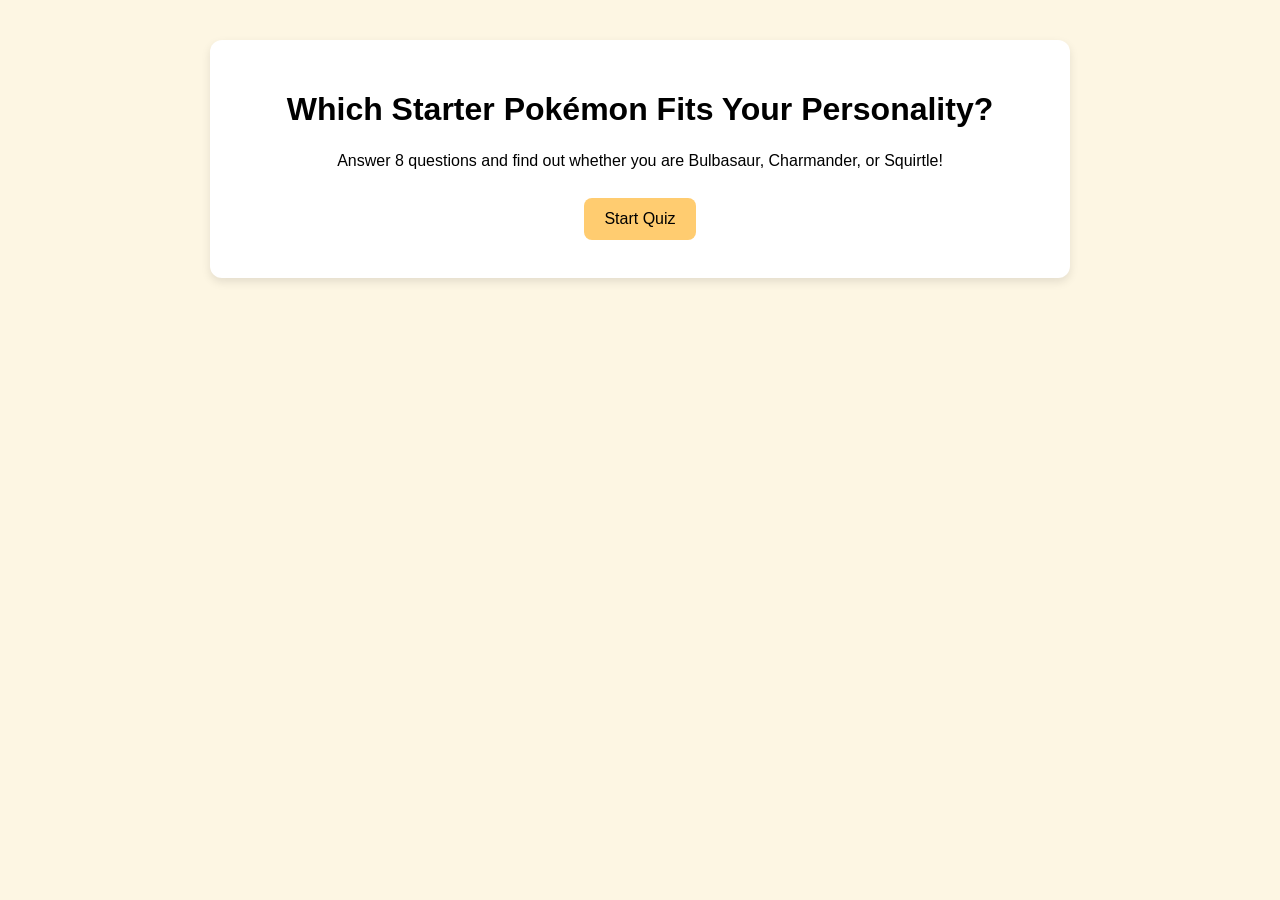
<file: index.html>
<!DOCTYPE html>
<html lang="en">
<head>
  <meta charset="UTF-8">
  <meta name="viewport" content="width=device-width, initial-scale=1.0">
  <title>Which Starter Pokémon Fits Your Personality?</title>
  <link rel="stylesheet" href="style.css">
</head>
<body>
  <div class="container">
    <h1>Which Starter Pokémon Fits Your Personality?</h1>
    <p>
      Answer 8 questions and find out whether you are Bulbasaur, Charmander, or Squirtle!
    </p>
    <a href="quiz.html" class="button">Start Quiz</a>
  </div>
</body>
</html>
</file>
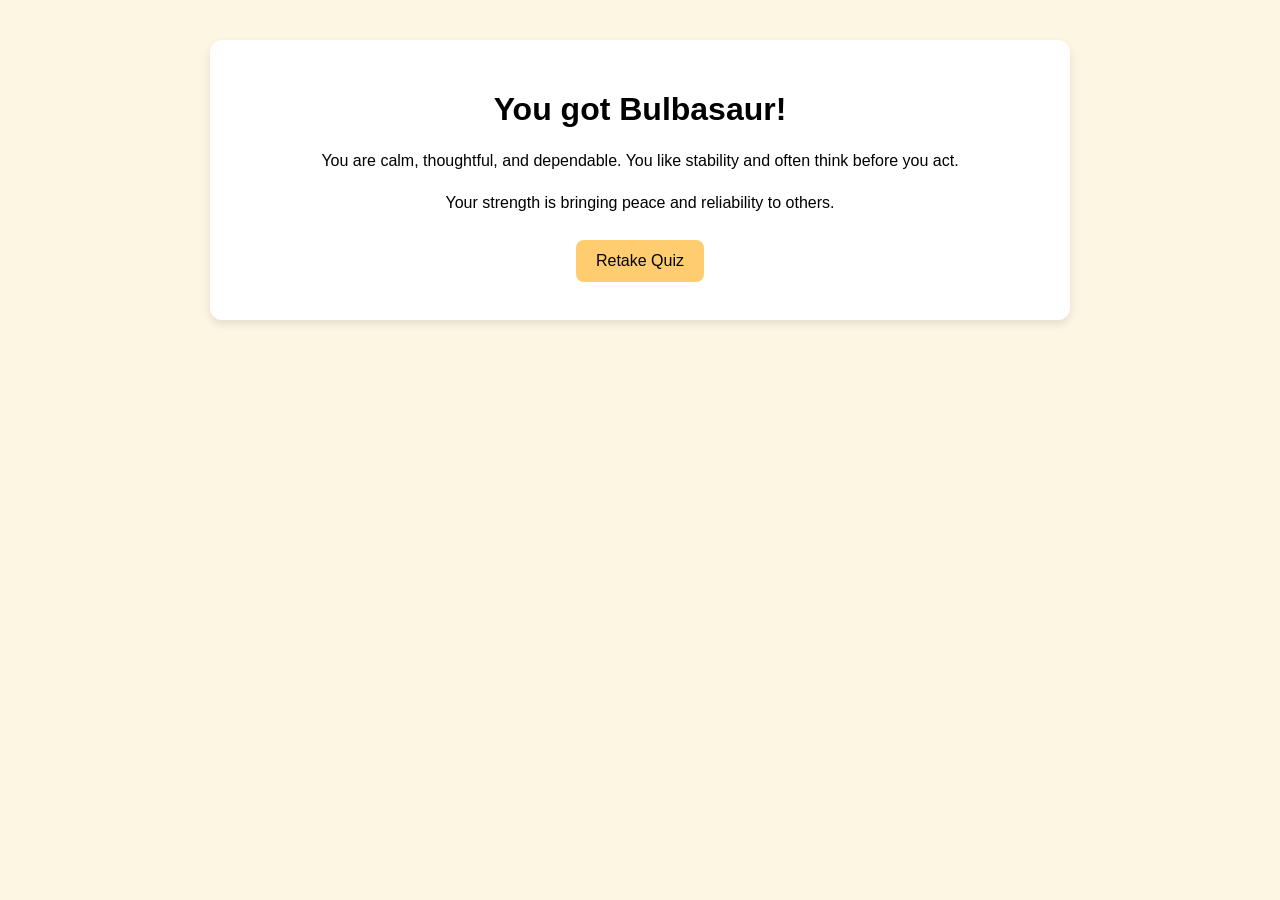
<file: bulbasaur.html>
<!DOCTYPE html>
<html lang="en">
<head>
  <meta charset="UTF-8">
  <meta name="viewport" content="width=device-width, initial-scale=1.0">
  <title>Bulbasaur Result</title>
  <link rel="stylesheet" href="style.css">
</head>
<body>
  <div class="container">
    <h1>You got Bulbasaur!</h1>
    <p>You are calm, thoughtful, and dependable. You like stability and often think before you act.</p>
    <p>Your strength is bringing peace and reliability to others.</p>
    <a href="quiz.html" class="button">Retake Quiz</a>
  </div>
</body>
</html>
</file>
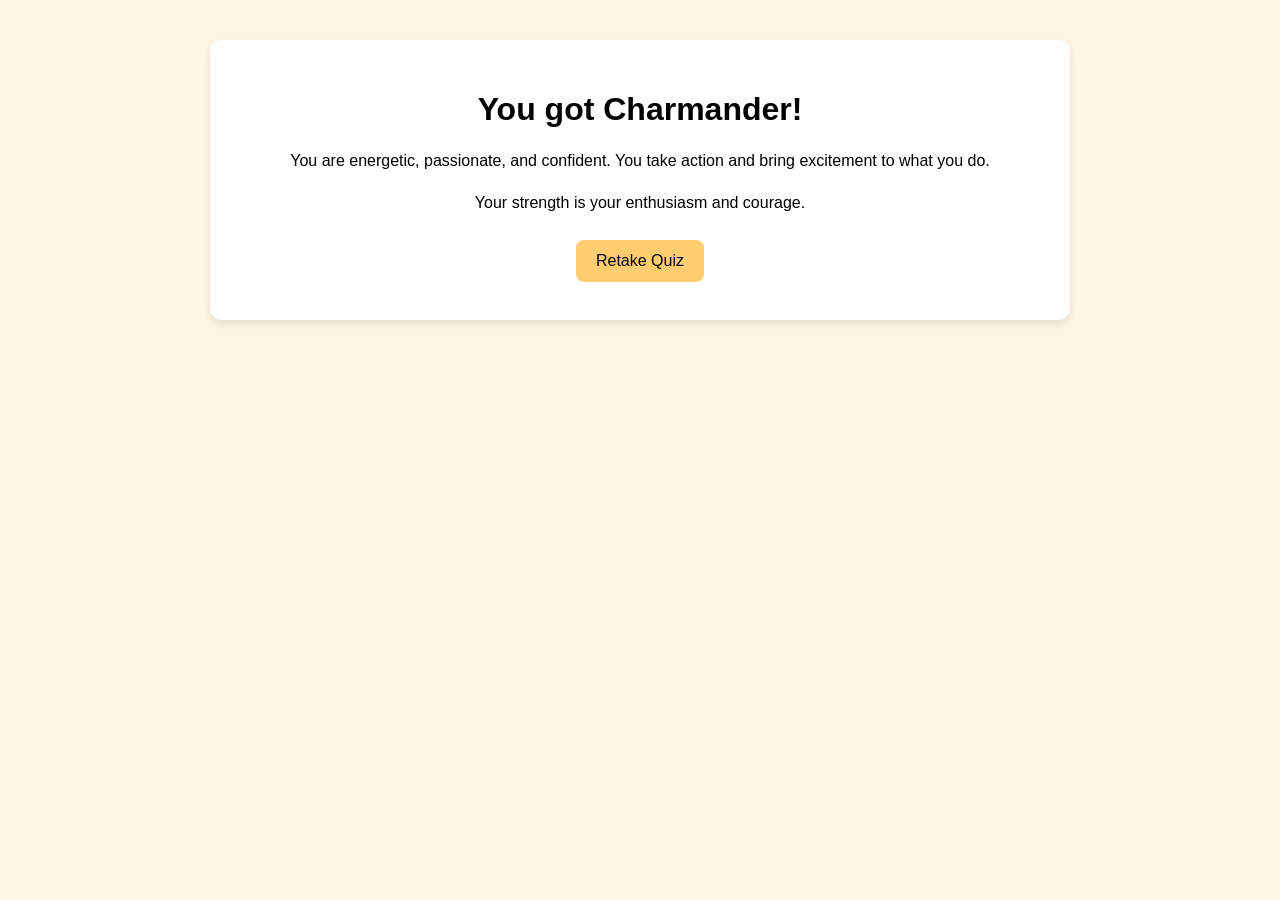
<file: charmander.html>
<!DOCTYPE html>
<html lang="en">
<head>
  <meta charset="UTF-8">
  <meta name="viewport" content="width=device-width, initial-scale=1.0">
  <title>Charmander Result</title>
  <link rel="stylesheet" href="style.css">
</head>
<body>
  <div class="container">
    <h1>You got Charmander!</h1>
    <p>You are energetic, passionate, and confident. You take action and bring excitement to what you do.</p>
    <p>Your strength is your enthusiasm and courage.</p>
    <a href="quiz.html" class="button">Retake Quiz</a>
  </div>
</body>
</html>
</file>
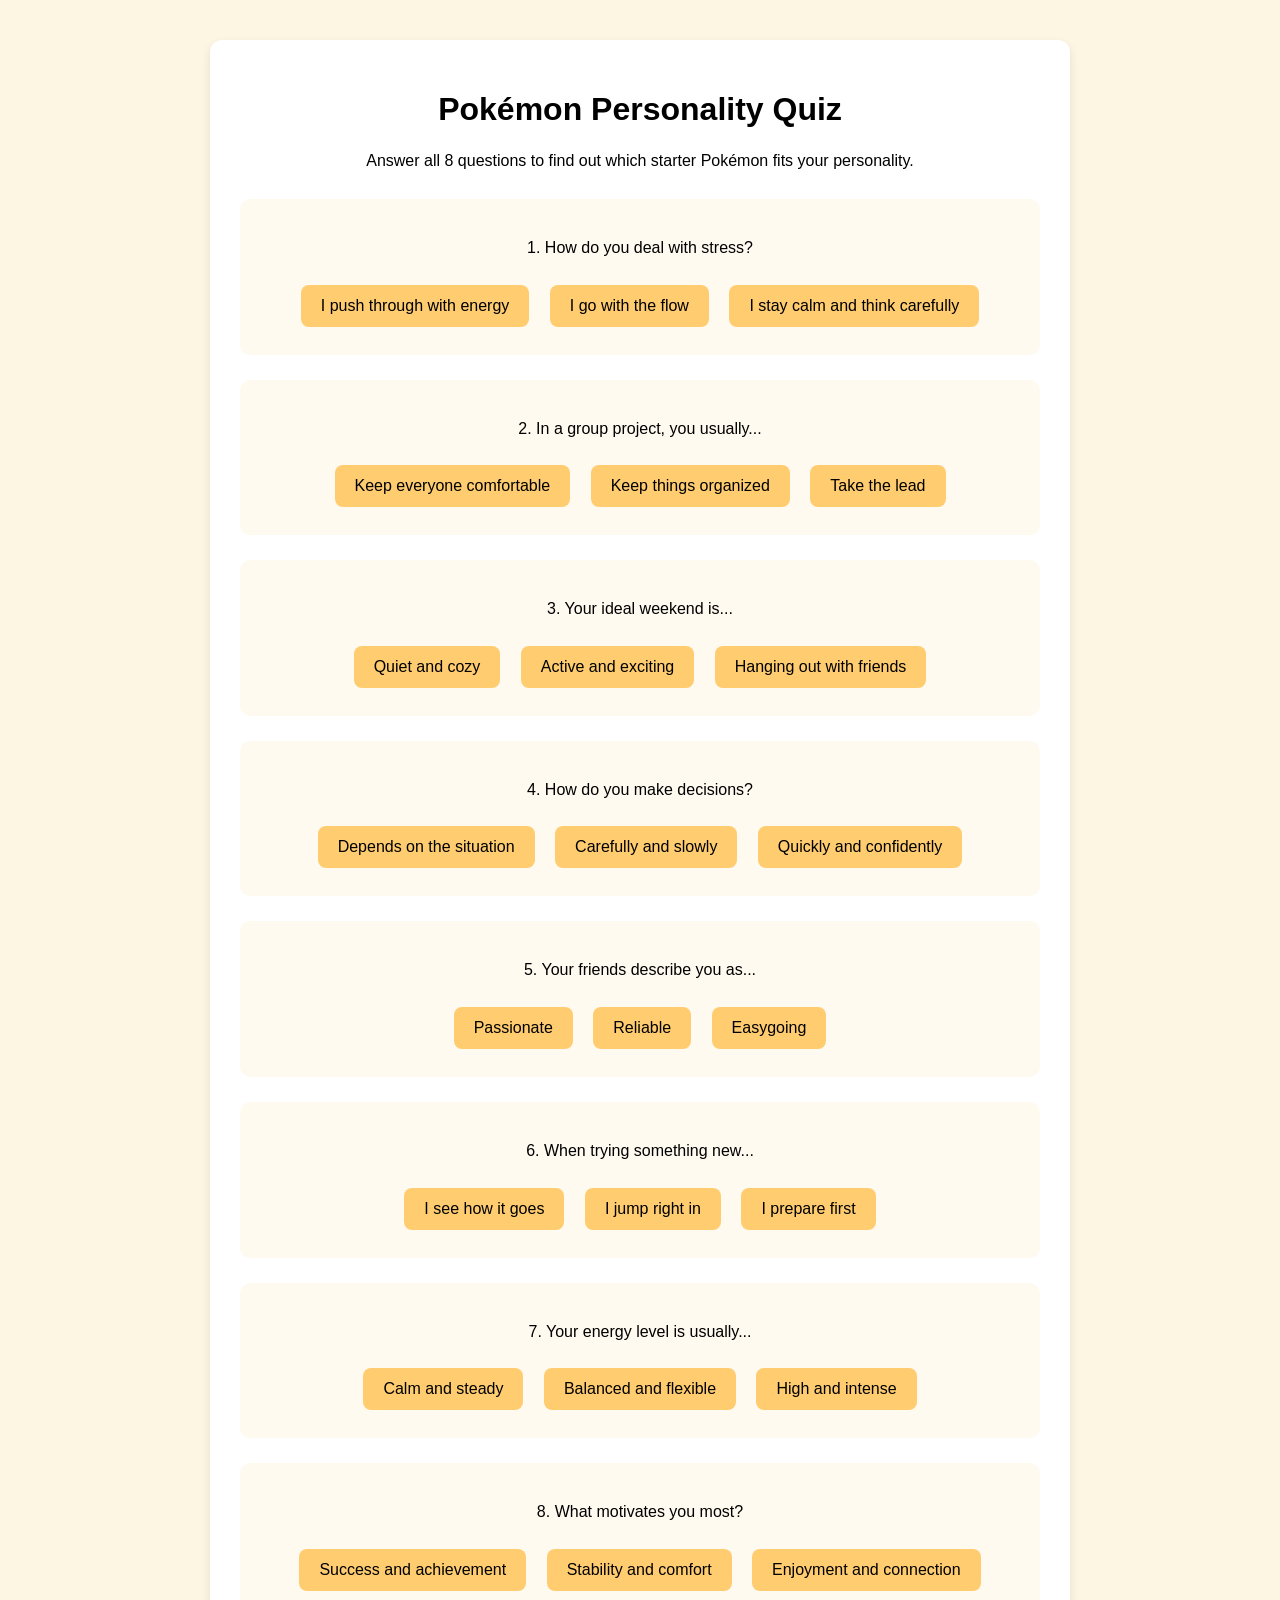
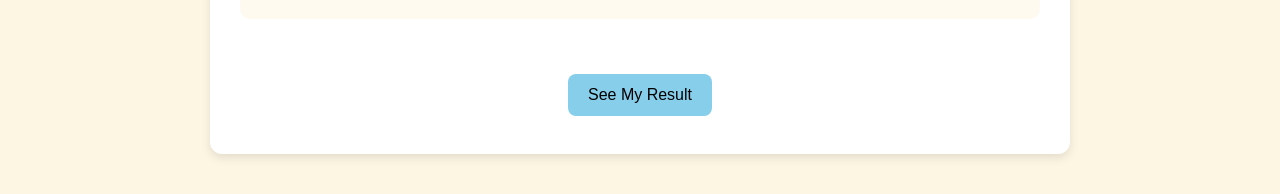
<file: quiz.html>
<!DOCTYPE html>
<html lang="en">
<head>
  <meta charset="UTF-8">
  <meta name="viewport" content="width=device-width, initial-scale=1.0">
  <title>Pokémon Quiz</title>
  <link rel="stylesheet" href="style.css">
</head>
<body>
  <div class="container">
    <h1>Pokémon Personality Quiz</h1>
    <p>Answer all 8 questions to find out which starter Pokémon fits your personality.</p>

    <div class="question">
      <p>1. How do you deal with stress?</p>
      <button onclick="selectAnswer(this, 'charmander')">I push through with energy</button>
      <button onclick="selectAnswer(this, 'squirtle')">I go with the flow</button>
      <button onclick="selectAnswer(this, 'bulbasaur')">I stay calm and think carefully</button>
    </div>

    <div class="question">
      <p>2. In a group project, you usually...</p>
      <button onclick="selectAnswer(this, 'squirtle')">Keep everyone comfortable</button>
      <button onclick="selectAnswer(this, 'bulbasaur')">Keep things organized</button>
      <button onclick="selectAnswer(this, 'charmander')">Take the lead</button>
    </div>

    <div class="question">
      <p>3. Your ideal weekend is...</p>
      <button onclick="selectAnswer(this, 'bulbasaur')">Quiet and cozy</button>
      <button onclick="selectAnswer(this, 'charmander')">Active and exciting</button>
      <button onclick="selectAnswer(this, 'squirtle')">Hanging out with friends</button>
    </div>

    <div class="question">
      <p>4. How do you make decisions?</p>
      <button onclick="selectAnswer(this, 'squirtle')">Depends on the situation</button>
      <button onclick="selectAnswer(this, 'bulbasaur')">Carefully and slowly</button>
      <button onclick="selectAnswer(this, 'charmander')">Quickly and confidently</button>
    </div>

    <div class="question">
      <p>5. Your friends describe you as...</p>
      <button onclick="selectAnswer(this, 'charmander')">Passionate</button>
      <button onclick="selectAnswer(this, 'bulbasaur')">Reliable</button>
      <button onclick="selectAnswer(this, 'squirtle')">Easygoing</button>
    </div>

    <div class="question">
      <p>6. When trying something new...</p>
      <button onclick="selectAnswer(this, 'squirtle')">I see how it goes</button>
      <button onclick="selectAnswer(this, 'charmander')">I jump right in</button>
      <button onclick="selectAnswer(this, 'bulbasaur')">I prepare first</button>
    </div>

    <div class="question">
      <p>7. Your energy level is usually...</p>
      <button onclick="selectAnswer(this, 'bulbasaur')">Calm and steady</button>
      <button onclick="selectAnswer(this, 'squirtle')">Balanced and flexible</button>
      <button onclick="selectAnswer(this, 'charmander')">High and intense</button>
    </div>

    <div class="question">
      <p>8. What motivates you most?</p>
      <button onclick="selectAnswer(this, 'charmander')">Success and achievement</button>
      <button onclick="selectAnswer(this, 'bulbasaur')">Stability and comfort</button>
      <button onclick="selectAnswer(this, 'squirtle')">Enjoyment and connection</button>
    </div>

    <button class="submit-btn" onclick="showResult()">See My Result</button>
  </div>

  <script src="script.js"></script>
</body>
</html>
</file>
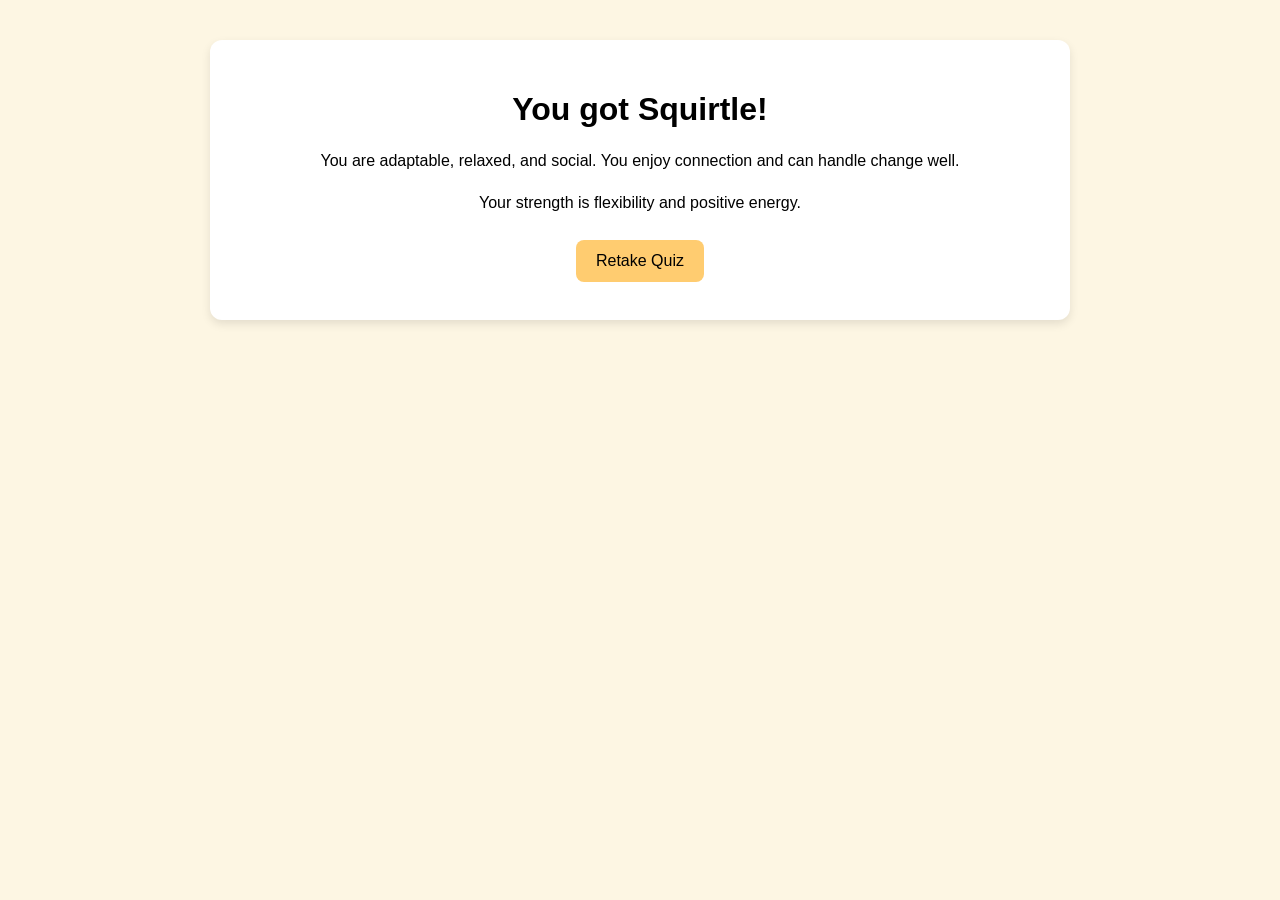
<file: squirtle.html>
<!DOCTYPE html>
<html lang="en">
<head>
  <meta charset="UTF-8">
  <meta name="viewport" content="width=device-width, initial-scale=1.0">
  <title>Squirtle Result</title>
  <link rel="stylesheet" href="style.css">
</head>
<body>
  <div class="container">
    <h1>You got Squirtle!</h1>
    <p>You are adaptable, relaxed, and social. You enjoy connection and can handle change well.</p>
    <p>Your strength is flexibility and positive energy.</p>
    <a href="quiz.html" class="button">Retake Quiz</a>
  </div>
</body>
</html>
</file>
<file: style.css>
body {
  font-family: Arial, sans-serif;
  background-color: #fdf6e3;
  margin: 0;
  padding: 0;
  text-align: center;
}

.container {
  width: 80%;
  max-width: 800px;
  margin: 40px auto;
  background: white;
  padding: 30px;
  border-radius: 12px;
  box-shadow: 0 4px 10px rgba(0, 0, 0, 0.1);
}

h1 {
  margin-bottom: 20px;
}

p {
  line-height: 1.6;
}

.question {
  margin: 25px 0;
  padding: 20px;
  border-radius: 10px;
  background-color: #fffaf0;
}

button,
.button {
  display: inline-block;
  margin: 8px;
  padding: 12px 20px;
  border: none;
  border-radius: 8px;
  background-color: #ffcc70;
  cursor: pointer;
  font-size: 16px;
  text-decoration: none;
  color: black;
  transition: 0.2s;
}

button:hover,
.button:hover {
  background-color: #ffb347;
}

.selected {
  background-color: #ff8c42 !important;
  color: white;
}

.submit-btn {
  margin-top: 30px;
  background-color: #87ceeb;
}

.submit-btn:hover {
  background-color: #6bb7da;
}
</file>
